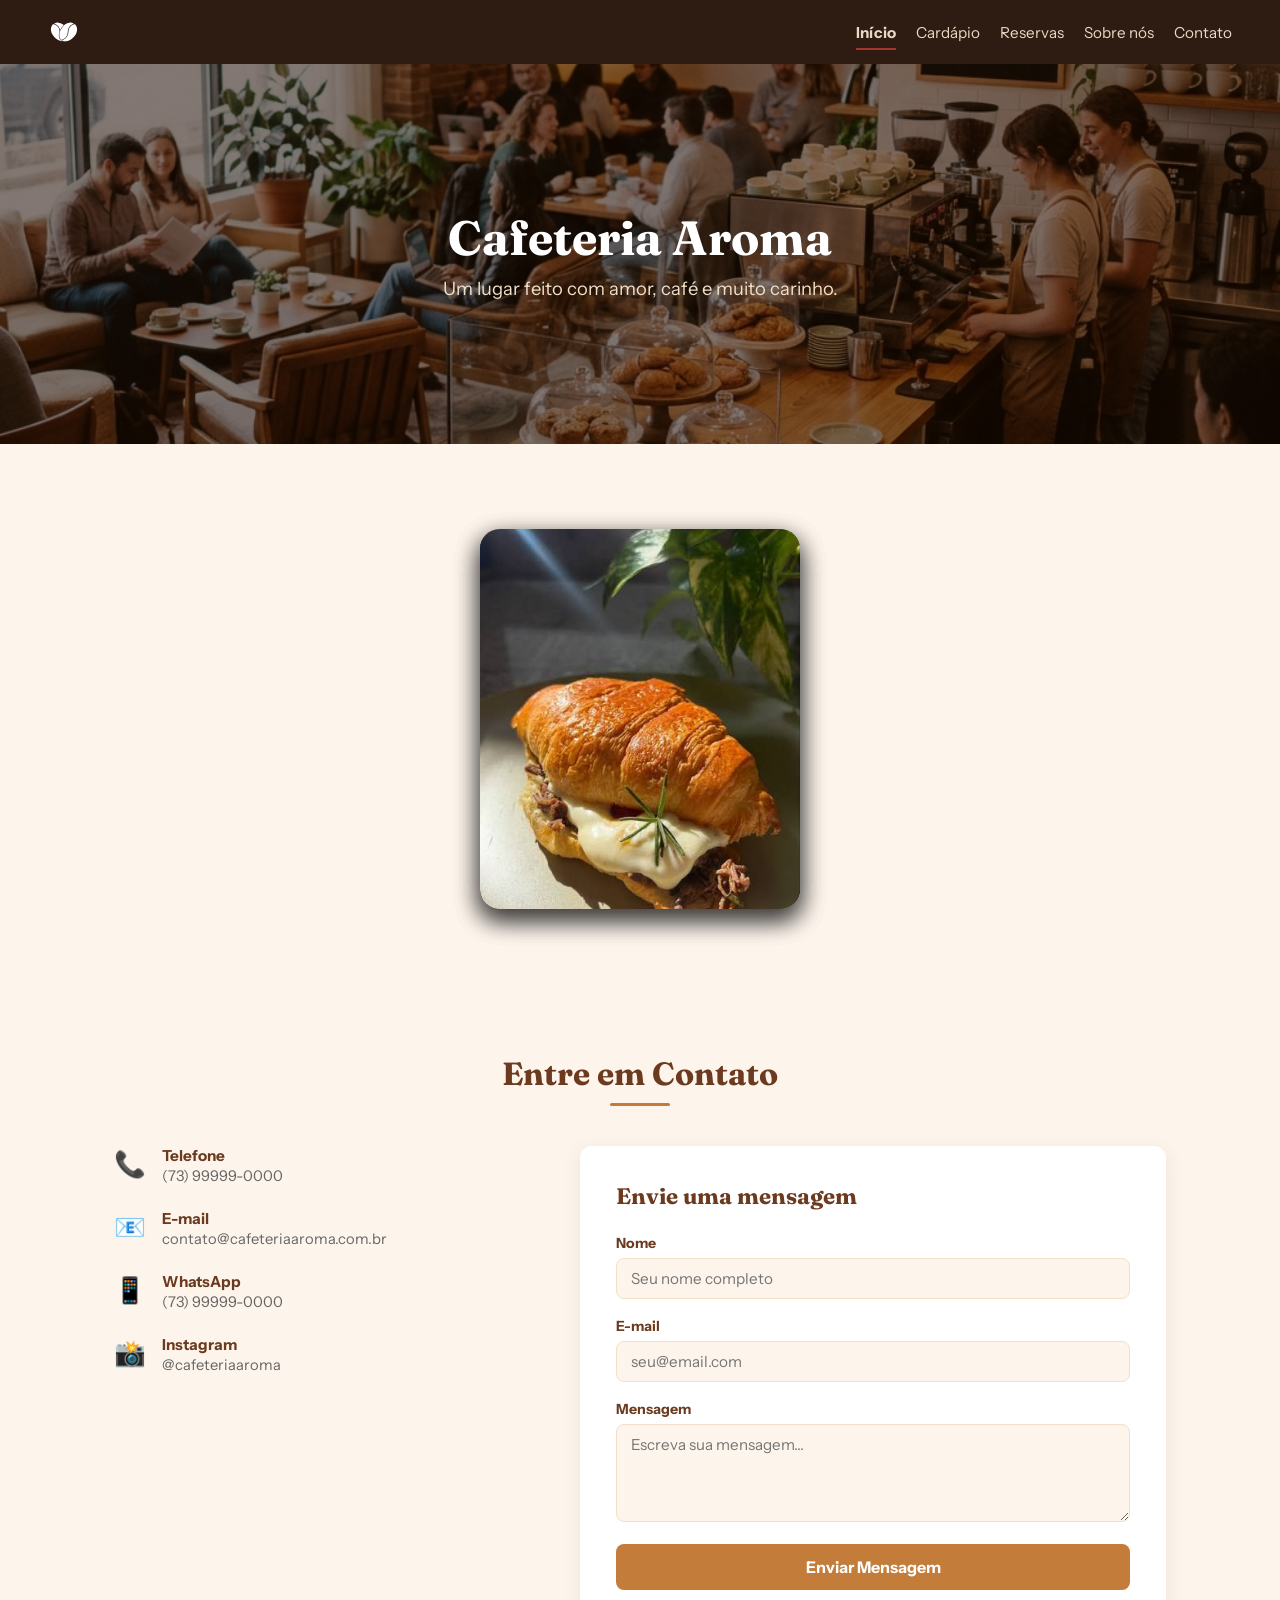
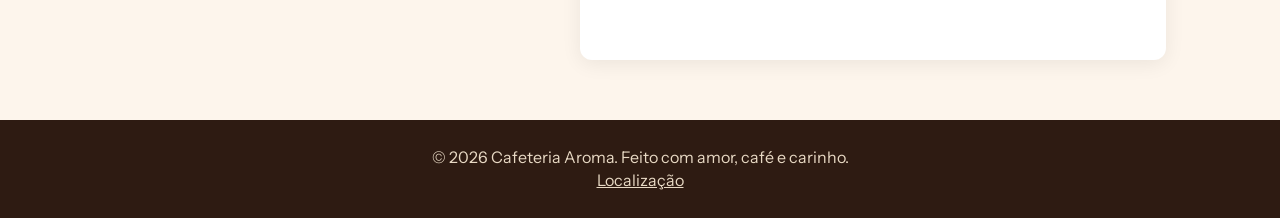
<file: index.html>
<!DOCTYPE html>
<html lang="pt-BR">

<head>
    <meta charset="UTF-8" />
    <meta name="viewport" content="width=device-width, initial-scale=1.0" />
    <title>Sobre Nós | Cafeteria Aroma</title>
    <meta name="description"
        content="Conheça a Cafeteria Aroma — nossa história, localização e como entrar em contato conosco." />
    <link rel="preconnect" href="https://fonts.googleapis.com" />
    <link rel="preconnect" href="https://fonts.gstatic.com" crossorigin />
    <link
        href="https://fonts.googleapis.com/css2?family=Fraunces:opsz,wght@9..144,600;9..144,700&family=Instrument+Sans:wght@400;500;600&display=swap"
        rel="stylesheet" />
    <link rel="stylesheet" href="index.css" />
</head>

<body>

    <!-- CABEÇALHO / NAV -->
    <!-- CABEÇALHO / NAV (Estilo Reserva) -->
    <header class="topo">
        <a class="logo" href="index.html"><img src="logocafeteria.svg" alt="Ícone Aroma"></a>
        <nav aria-label="Navegação principal">
            <ul>
                <li><a href="index.html" aria-current="page">Início</a></li>
                <li><a href="cardapio/cardapio.html">Cardápio</a></li>
                <li><a href="reserva/reserva.html">Reservas</a></li>
                <li><a href="sobre/sobre.html#sobre">Sobre nós</a></li>
                <li><a href="sobre/sobre.html#contato">Contato</a></li>
            </ul>
        </nav>
    </header>
    <!-- BANNER HERO -->
    <section class="hero" id="sobre">
        <img src="banner.png" alt="Interior da cafeteria" class="hero-img" />
        <div class="hero-overlay">
            <h1>Cafeteria Aroma</h1>
            <p>Um lugar feito com amor, café e muito carinho.</p>
        </div>
    </section>

    <section id="sobre">
        <!-- O carrossel deve ficar aqui dentro -->
        <div class="carrossel-foco">
            <img src="cafe.jpg" alt="Café quentinho moído na hora!" class="img1">
            <img src="bolo.jpg" alt="Bolo de Chocolate com aroma especial" class="img2">
            <img src="croissant.jpg" alt="Croissant Recheado, do jeito que o povo gosta!" class="img3">
        </div>
    </section>

    <!-- CONTATO -->
    <section class="contato-section" id="contato">
        <div class="container">
            <h2 class="section-title">Entre em Contato</h2>
            <div class="contato-grid">

                <!-- Informações de contato -->
                <div class="contato-info">
                    <div class="contato-item">
                        <span class="contato-icon">📞</span>
                        <div>
                            <strong>Telefone</strong>
                            <p>(73) 99999-0000</p>
                        </div>
                    </div>
                    <div class="contato-item">
                        <span class="contato-icon">📧</span>
                        <div>
                            <strong>E-mail</strong>
                            <p>contato@cafeteriaaroma.com.br</p>
                        </div>
                    </div>
                    <div class="contato-item">
                        <span class="contato-icon">📱</span>
                        <div>
                            <strong>WhatsApp</strong>
                            <p>(73) 99999-0000</p>
                        </div>
                    </div>
                    <div class="contato-item">
                        <span class="contato-icon">📸</span>
                        <div>
                            <strong>Instagram</strong>
                            <p>@cafeteriaaroma</p>
                        </div>
                    </div>
                </div>

                <!-- Formulário de contato -->
                <form class="contato-form" id="contato-form">
                    <h3>Envie uma mensagem</h3>

                    <div class="form-group">
                        <label for="nome">Nome</label>
                        <input type="text" id="nome" name="nome" placeholder="Seu nome completo" required />
                    </div>

                    <div class="form-group">
                        <label for="email">E-mail</label>
                        <input type="email" id="email" name="email" placeholder="seu@email.com" required />
                    </div>

                    <div class="form-group">
                        <label for="mensagem">Mensagem</label>
                        <textarea id="mensagem" name="mensagem" rows="4" placeholder="Escreva sua mensagem..."
                            required></textarea>
                    </div>

                    <button type="submit" id="btn-enviar">Enviar Mensagem</button>

                    <p id="form-feedback" class="form-feedback"></p>
                </form>

            </div>
        </div>
    </section>

    <!-- RODAPÉ -->
    <footer class="rodape">
        <p>© 2026 Cafeteria Aroma. Feito com amor, café e carinho.</p>
        <p><a href="sobre/sobre.html#localizacao">Localização</a></p>
    </footer>

</body>

</html>
</file>
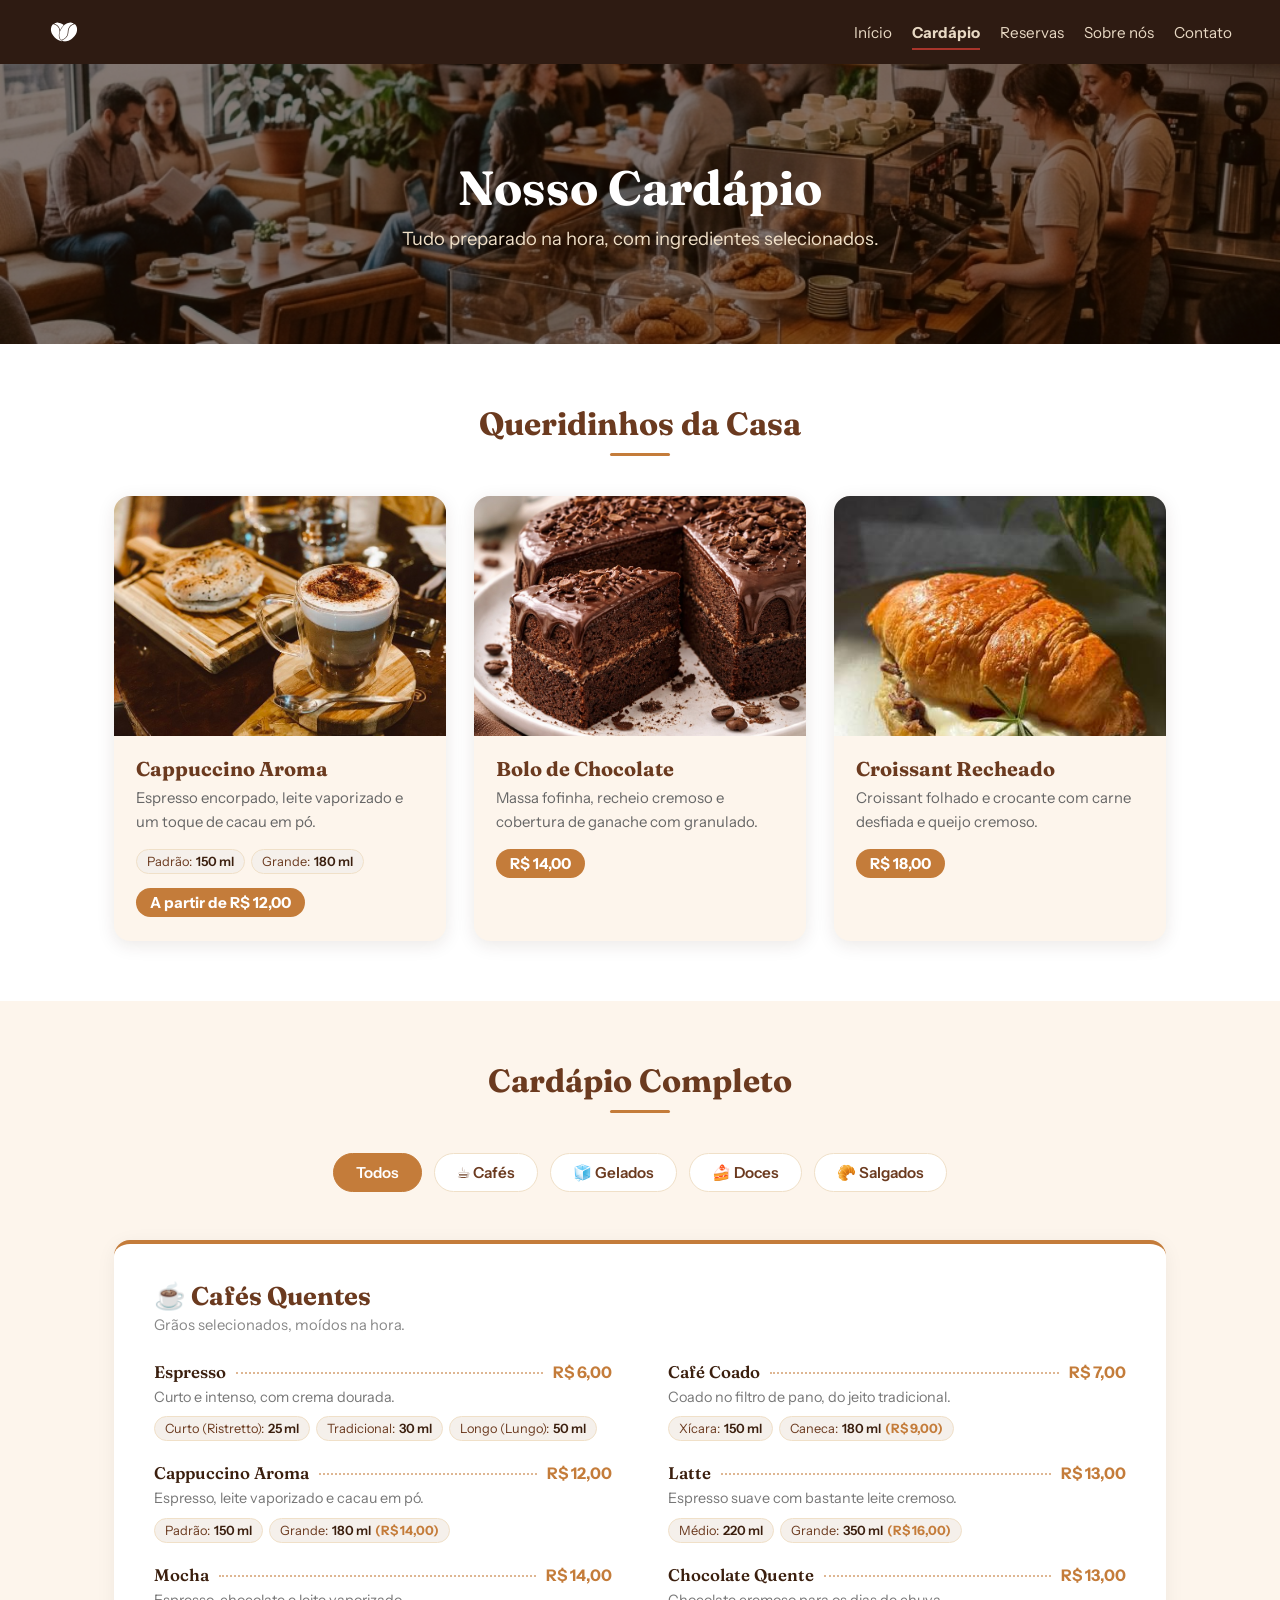
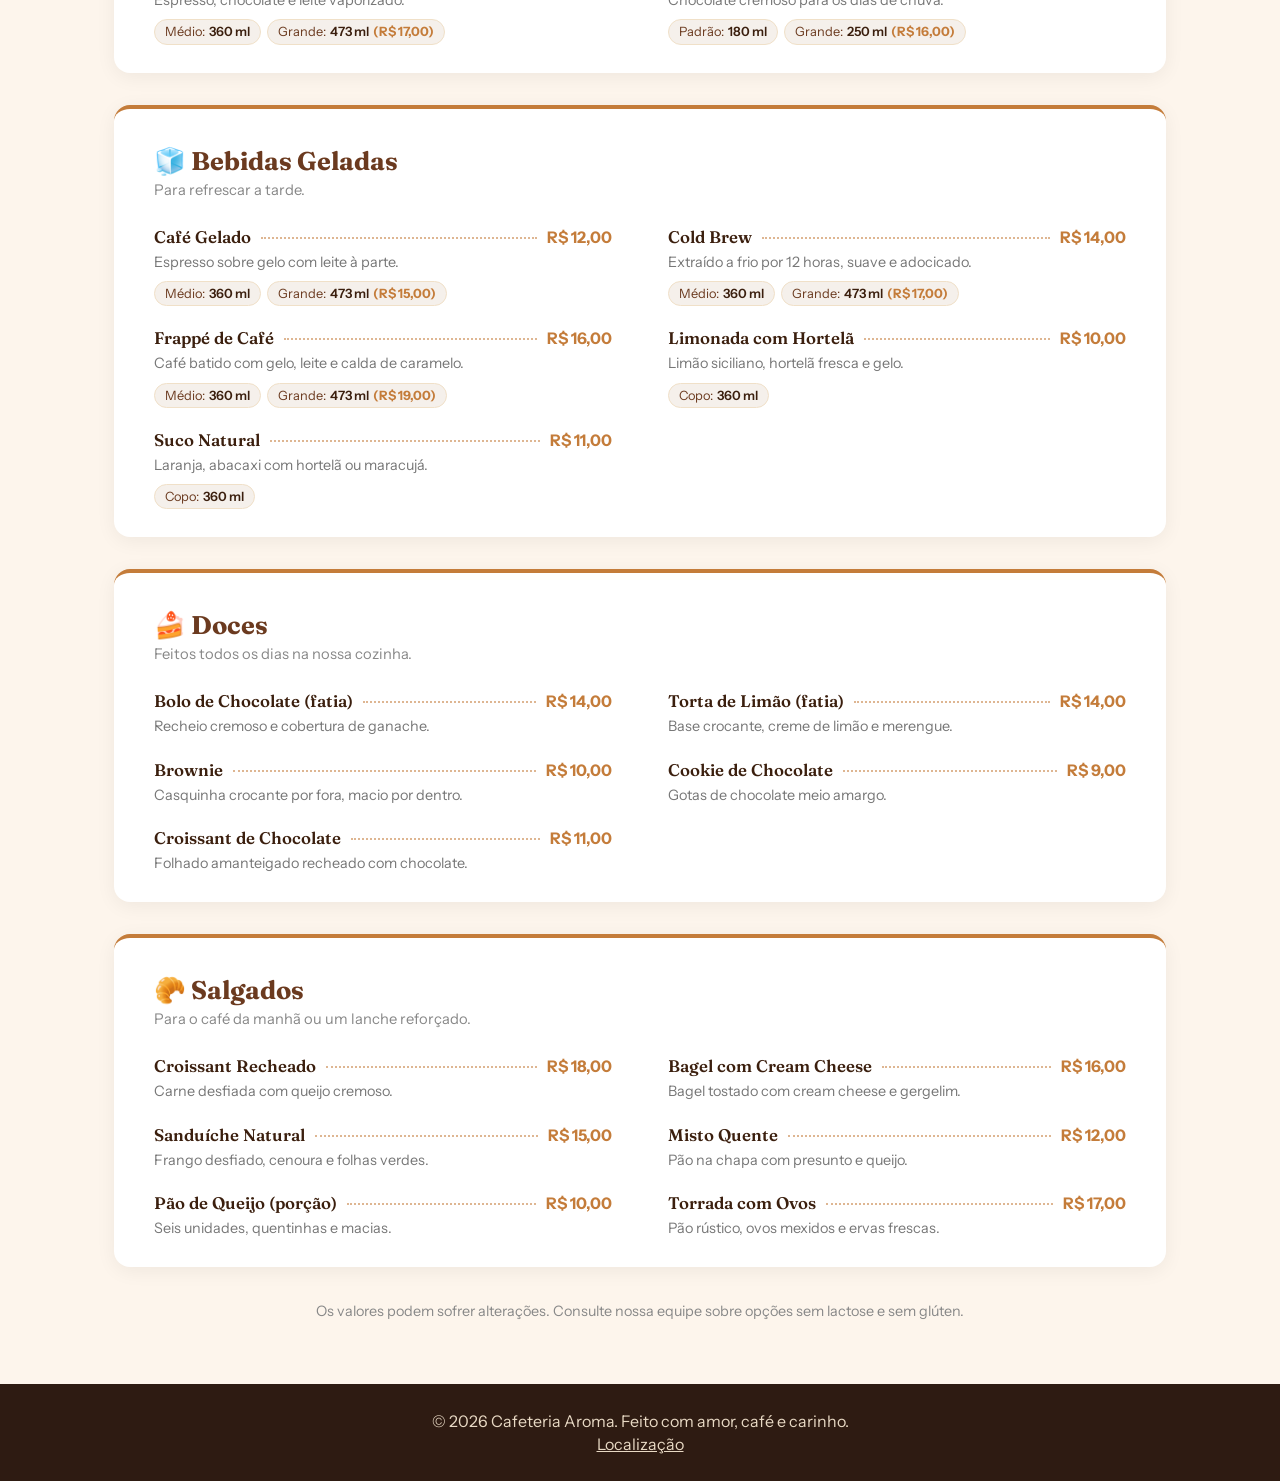
<file: cardapio/cardapio.html>
<!DOCTYPE html>
<html lang="pt-BR">

<head>
    <meta charset="UTF-8" />
    <meta name="viewport" content="width=device-width, initial-scale=1.0" />
    <title>Cardápio | Cafeteria Aroma</title>
    <meta name="description"
        content="Confira o cardápio da Cafeteria Aroma: cafés, bebidas geladas, doces e salgados feitos com carinho." />
    <link rel="preconnect" href="https://fonts.googleapis.com" />
    <link rel="preconnect" href="https://fonts.gstatic.com" crossorigin />
    <link
        href="https://fonts.googleapis.com/css2?family=Fraunces:opsz,wght@9..144,600;9..144,700&family=Instrument+Sans:wght@400;500;600;700&display=swap"
        rel="stylesheet" />
    <!-- Estilo base do site (navbar, hero, rodapé...) + estilo do cardápio -->
    <link rel="stylesheet" href="../index.css" />
    <link rel="stylesheet" href="cardapio.css" />
</head>

<body>

    <!-- CABEÇALHO / NAV -->
    <header class="topo">
        <a class="logo" href="../index.html"><img src="../logocafeteria.svg" alt="Ícone Aroma"></a>
        <nav aria-label="Navegação principal">
            <ul>
                <li><a href="../index.html">Início</a></li>
                <li><a href="cardapio.html" aria-current="page">Cardápio</a></li>
                <li><a href="../reserva/reserva.html">Reservas</a></li>
                <li><a href="../sobre/sobre.html#sobre">Sobre nós</a></li>
                <li><a href="../sobre/sobre.html#contato">Contato</a></li>
            </ul>
        </nav>
    </header>

    <!-- BANNER HERO -->
    <section class="hero hero-cardapio">
        <img src="../banner.png" alt="Interior da cafeteria" class="hero-img" />
        <div class="hero-overlay">
            <h1>Nosso Cardápio</h1>
            <p>Tudo preparado na hora, com ingredientes selecionados.</p>
        </div>
    </section>

    <!-- DESTAQUES -->
    <section class="destaques-section">
        <div class="container">
            <h2 class="section-title">Queridinhos da Casa</h2>
            <div class="destaques-grid">

                <article class="destaque">
                    <img src="../cafe.jpg" alt="Cappuccino cremoso com cacau em pó" />
                    <div class="destaque-info">
                        <h3>Cappuccino Aroma</h3>
                        <p>Espresso encorpado, leite vaporizado e um toque de cacau em pó.</p>
                        <div class="item-tamanhos" style="margin-bottom: 14px;">
                            <span class="tamanho-pill">Padrão: <strong>150 ml</strong></span>
                            <span class="tamanho-pill">Grande: <strong>180 ml</strong></span>
                        </div>
                        <span class="preco-tag">A partir de R$ 12,00</span>
                    </div>
                </article>

                <article class="destaque">
                    <img src="../bolo.jpg" alt="Bolo de chocolate com cobertura de ganache" />
                    <div class="destaque-info">
                        <h3>Bolo de Chocolate</h3>
                        <p>Massa fofinha, recheio cremoso e cobertura de ganache com granulado.</p>
                        <span class="preco-tag">R$ 14,00</span>
                    </div>
                </article>

                <article class="destaque">
                    <img src="../croissant.jpg" alt="Croissant recheado com carne desfiada e queijo" />
                    <div class="destaque-info">
                        <h3>Croissant Recheado</h3>
                        <p>Croissant folhado e crocante com carne desfiada e queijo cremoso.</p>
                        <span class="preco-tag">R$ 18,00</span>
                    </div>
                </article>

            </div>
        </div>
    </section>

    <!-- CARDÁPIO COMPLETO -->
    <section class="menu-section">
        <div class="container">
            <h2 class="section-title">Cardápio Completo</h2>

            <!-- Filtro -->
            <div class="filtro-bar" role="group" aria-label="Filtrar por categoria">
                <button class="filtro-btn ativo" data-filtro="todos" aria-pressed="true">Todos</button>
                <button class="filtro-btn" data-filtro="cafes" aria-pressed="false">☕ Cafés</button>
                <button class="filtro-btn" data-filtro="gelados" aria-pressed="false">🧊 Gelados</button>
                <button class="filtro-btn" data-filtro="doces" aria-pressed="false">🍰 Doces</button>
                <button class="filtro-btn" data-filtro="salgados" aria-pressed="false">🥐 Salgados</button>
            </div>

            <!-- CAFÉS -->
            <section class="categoria" data-categoria="cafes">
                <h3 class="categoria-titulo">☕ Cafés Quentes</h3>
                <p class="categoria-sub">Grãos selecionados, moídos na hora.</p>
                <ul class="menu-lista">
                    <li class="item">
                        <div class="item-topo"><h4>Espresso</h4><span class="item-linha"></span><span class="item-preco">R$ 6,00</span></div>
                        <p>Curto e intenso, com crema dourada.</p>
                        <div class="item-tamanhos">
                            <span class="tamanho-pill">Curto (Ristretto): <strong>25 ml</strong></span>
                            <span class="tamanho-pill">Tradicional: <strong>30 ml</strong></span>
                            <span class="tamanho-pill">Longo (Lungo): <strong>50 ml</strong></span>
                        </div>
                    </li>
                    <li class="item">
                        <div class="item-topo"><h4>Café Coado</h4><span class="item-linha"></span><span class="item-preco">R$ 7,00</span></div>
                        <p>Coado no filtro de pano, do jeito tradicional.</p>
                        <div class="item-tamanhos">
                            <span class="tamanho-pill">Xícara: <strong>150 ml</strong></span>
                            <span class="tamanho-pill">Caneca: <strong>180 ml</strong> <span class="tamanho-preco">(R$ 9,00)</span></span>
                        </div>
                    </li>
                    <li class="item">
                        <div class="item-topo"><h4>Cappuccino Aroma</h4><span class="item-linha"></span><span class="item-preco">R$ 12,00</span></div>
                        <p>Espresso, leite vaporizado e cacau em pó.</p>
                        <div class="item-tamanhos">
                            <span class="tamanho-pill">Padrão: <strong>150 ml</strong></span>
                            <span class="tamanho-pill">Grande: <strong>180 ml</strong> <span class="tamanho-preco">(R$ 14,00)</span></span>
                        </div>
                    </li>
                    <li class="item">
                        <div class="item-topo"><h4>Latte</h4><span class="item-linha"></span><span class="item-preco">R$ 13,00</span></div>
                        <p>Espresso suave com bastante leite cremoso.</p>
                        <div class="item-tamanhos">
                            <span class="tamanho-pill">Médio: <strong>220 ml</strong></span>
                            <span class="tamanho-pill">Grande: <strong>350 ml</strong> <span class="tamanho-preco">(R$ 16,00)</span></span>
                        </div>
                    </li>
                    <li class="item">
                        <div class="item-topo"><h4>Mocha</h4><span class="item-linha"></span><span class="item-preco">R$ 14,00</span></div>
                        <p>Espresso, chocolate e leite vaporizado.</p>
                        <div class="item-tamanhos">
                            <span class="tamanho-pill">Médio: <strong>360 ml</strong></span>
                            <span class="tamanho-pill">Grande: <strong>473 ml</strong> <span class="tamanho-preco">(R$ 17,00)</span></span>
                        </div>
                    </li>
                    <li class="item">
                        <div class="item-topo"><h4>Chocolate Quente</h4><span class="item-linha"></span><span class="item-preco">R$ 13,00</span></div>
                        <p>Chocolate cremoso para os dias de chuva.</p>
                        <div class="item-tamanhos">
                            <span class="tamanho-pill">Padrão: <strong>180 ml</strong></span>
                            <span class="tamanho-pill">Grande: <strong>250 ml</strong> <span class="tamanho-preco">(R$ 16,00)</span></span>
                        </div>
                    </li>
                </ul>
            </section>

            <!-- GELADOS -->
            <section class="categoria" data-categoria="gelados">
                <h3 class="categoria-titulo">🧊 Bebidas Geladas</h3>
                <p class="categoria-sub">Para refrescar a tarde.</p>
                <ul class="menu-lista">
                    <li class="item">
                        <div class="item-topo"><h4>Café Gelado</h4><span class="item-linha"></span><span class="item-preco">R$ 12,00</span></div>
                        <p>Espresso sobre gelo com leite à parte.</p>
                        <div class="item-tamanhos">
                            <span class="tamanho-pill">Médio: <strong>360 ml</strong></span>
                            <span class="tamanho-pill">Grande: <strong>473 ml</strong> <span class="tamanho-preco">(R$ 15,00)</span></span>
                        </div>
                    </li>
                    <li class="item">
                        <div class="item-topo"><h4>Cold Brew</h4><span class="item-linha"></span><span class="item-preco">R$ 14,00</span></div>
                        <p>Extraído a frio por 12 horas, suave e adocicado.</p>
                        <div class="item-tamanhos">
                            <span class="tamanho-pill">Médio: <strong>360 ml</strong></span>
                            <span class="tamanho-pill">Grande: <strong>473 ml</strong> <span class="tamanho-preco">(R$ 17,00)</span></span>
                        </div>
                    </li>
                    <li class="item">
                        <div class="item-topo"><h4>Frappé de Café</h4><span class="item-linha"></span><span class="item-preco">R$ 16,00</span></div>
                        <p>Café batido com gelo, leite e calda de caramelo.</p>
                        <div class="item-tamanhos">
                            <span class="tamanho-pill">Médio: <strong>360 ml</strong></span>
                            <span class="tamanho-pill">Grande: <strong>473 ml</strong> <span class="tamanho-preco">(R$ 19,00)</span></span>
                        </div>
                    </li>
                    <li class="item">
                        <div class="item-topo"><h4>Limonada com Hortelã</h4><span class="item-linha"></span><span class="item-preco">R$ 10,00</span></div>
                        <p>Limão siciliano, hortelã fresca e gelo.</p>
                        <div class="item-tamanhos">
                            <span class="tamanho-pill">Copo: <strong>360 ml</strong></span>
                        </div>
                    </li>
                    <li class="item">
                        <div class="item-topo"><h4>Suco Natural</h4><span class="item-linha"></span><span class="item-preco">R$ 11,00</span></div>
                        <p>Laranja, abacaxi com hortelã ou maracujá.</p>
                        <div class="item-tamanhos">
                            <span class="tamanho-pill">Copo: <strong>360 ml</strong></span>
                        </div>
                    </li>
                </ul>
            </section>

            <!-- DOCES -->
            <section class="categoria" data-categoria="doces">
                <h3 class="categoria-titulo">🍰 Doces</h3>
                <p class="categoria-sub">Feitos todos os dias na nossa cozinha.</p>
                <ul class="menu-lista">
                    <li class="item">
                        <div class="item-topo"><h4>Bolo de Chocolate (fatia)</h4><span class="item-linha"></span><span class="item-preco">R$ 14,00</span></div>
                        <p>Recheio cremoso e cobertura de ganache.</p>
                    </li>
                    <li class="item">
                        <div class="item-topo"><h4>Torta de Limão (fatia)</h4><span class="item-linha"></span><span class="item-preco">R$ 14,00</span></div>
                        <p>Base crocante, creme de limão e merengue.</p>
                    </li>
                    <li class="item">
                        <div class="item-topo"><h4>Brownie</h4><span class="item-linha"></span><span class="item-preco">R$ 10,00</span></div>
                        <p>Casquinha crocante por fora, macio por dentro.</p>
                    </li>
                    <li class="item">
                        <div class="item-topo"><h4>Cookie de Chocolate</h4><span class="item-linha"></span><span class="item-preco">R$ 9,00</span></div>
                        <p>Gotas de chocolate meio amargo.</p>
                    </li>
                    <li class="item">
                        <div class="item-topo"><h4>Croissant de Chocolate</h4><span class="item-linha"></span><span class="item-preco">R$ 11,00</span></div>
                        <p>Folhado amanteigado recheado com chocolate.</p>
                    </li>
                </ul>
            </section>

            <!-- SALGADOS -->
            <section class="categoria" data-categoria="salgados">
                <h3 class="categoria-titulo">🥐 Salgados</h3>
                <p class="categoria-sub">Para o café da manhã ou um lanche reforçado.</p>
                <ul class="menu-lista">
                    <li class="item">
                        <div class="item-topo"><h4>Croissant Recheado</h4><span class="item-linha"></span><span class="item-preco">R$ 18,00</span></div>
                        <p>Carne desfiada com queijo cremoso.</p>
                    </li>
                    <li class="item">
                        <div class="item-topo"><h4>Bagel com Cream Cheese</h4><span class="item-linha"></span><span class="item-preco">R$ 16,00</span></div>
                        <p>Bagel tostado com cream cheese e gergelim.</p>
                    </li>
                    <li class="item">
                        <div class="item-topo"><h4>Sanduíche Natural</h4><span class="item-linha"></span><span class="item-preco">R$ 15,00</span></div>
                        <p>Frango desfiado, cenoura e folhas verdes.</p>
                    </li>
                    <li class="item">
                        <div class="item-topo"><h4>Misto Quente</h4><span class="item-linha"></span><span class="item-preco">R$ 12,00</span></div>
                        <p>Pão na chapa com presunto e queijo.</p>
                    </li>
                    <li class="item">
                        <div class="item-topo"><h4>Pão de Queijo (porção)</h4><span class="item-linha"></span><span class="item-preco">R$ 10,00</span></div>
                        <p>Seis unidades, quentinhas e macias.</p>
                    </li>
                    <li class="item">
                        <div class="item-topo"><h4>Torrada com Ovos</h4><span class="item-linha"></span><span class="item-preco">R$ 17,00</span></div>
                        <p>Pão rústico, ovos mexidos e ervas frescas.</p>
                    </li>
                </ul>
            </section>

            <p class="cardapio-nota">
                Os valores podem sofrer alterações. Consulte nossa equipe sobre opções sem lactose e sem glúten.
            </p>
        </div>
    </section>

    <!-- RODAPÉ -->
    <footer class="rodape">
        <p>© 2026 Cafeteria Aroma. Feito com amor, café e carinho.</p>
        <p><a href="../sobre/sobre.html#localizacao">Localização</a></p>
    </footer>

    <script>
        // Filtro de categorias do cardápio
        const botoes = document.querySelectorAll('.filtro-btn');
        const categorias = document.querySelectorAll('.categoria');

        botoes.forEach(function (botao) {
            botao.addEventListener('click', function () {
                const filtro = botao.dataset.filtro;

                botoes.forEach(function (b) {
                    const ativo = b === botao;
                    b.classList.toggle('ativo', ativo);
                    b.setAttribute('aria-pressed', ativo);
                });

                categorias.forEach(function (cat) {
                    cat.hidden = !(filtro === 'todos' || cat.dataset.categoria === filtro);
                });
            });
        });
    </script>

</body>

</html>
</file>
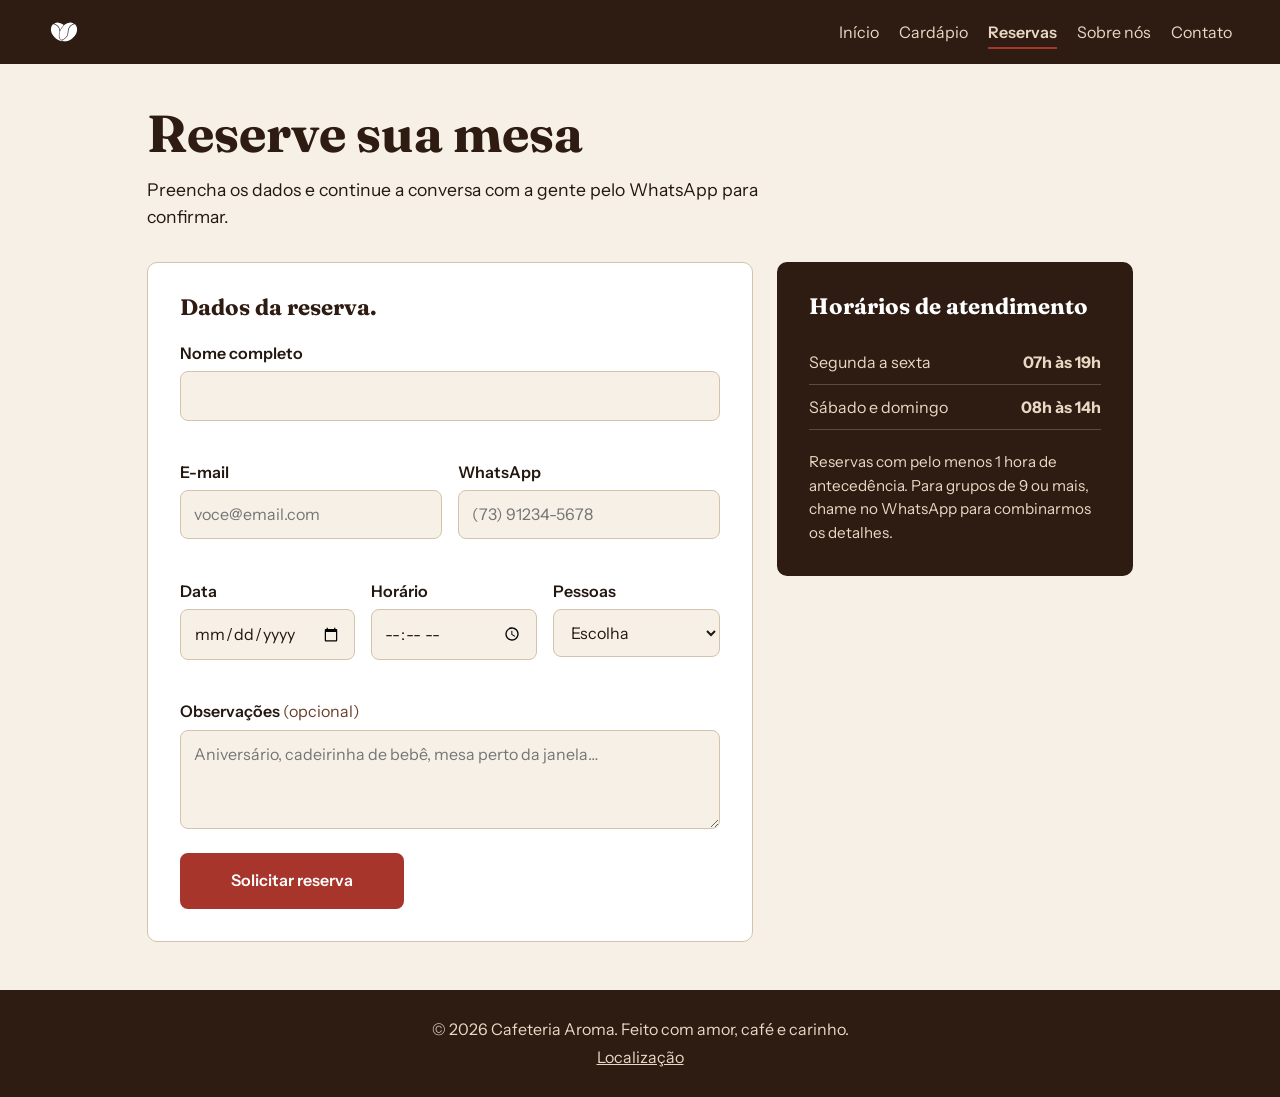
<file: reserva/reserva.html>
<!DOCTYPE html>
<html lang="pt-BR">

<head>
  <meta charset="UTF-8">
  <meta name="viewport" content="width=device-width, initial-scale=1">
  <title>Reservar mesa | Cafeteria</title>
  <link rel="preconnect" href="https://fonts.googleapis.com">
  <link rel="preconnect" href="https://fonts.gstatic.com" crossorigin>
  <link
    href="https://fonts.googleapis.com/css2?family=Fraunces:opsz,wght@9..144,600;9..144,700&family=Instrument+Sans:wght@400;500;600&display=swap"
    rel="stylesheet">
  <link rel="stylesheet" href="reserva.css">
</head>

<body>
  <a class="pular" href="#conteudo">Ir para o conteúdo</a>

  <header class="topo">
    <a class="logo" href="../index.html"><img src="../logocafeteria.svg" alt="Ícone Aroma"></a>
    <nav aria-label="Navegação principal">
      <ul>
        <li><a href="../index.html">Início</a></li>
        <li><a href="../cardapio/cardapio.html">Cardápio</a></li>
        <li><a href="reserva.html" aria-current="page">Reservas</a></li>
        <li><a href="../sobre/sobre.html">Sobre nós</a></li>
        <li><a href="../sobre/sobre.html#contato">Contato</a></li>
      </ul>
    </nav>
  </header>

  <main id="conteudo">
    <section class="intro">
      <h1>Reserve sua mesa</h1>
      <p>Preencha os dados e continue a conversa com a gente pelo WhatsApp para confirmar.</p>
    </section>

    <div class="layout">
      <section class="painel-form" aria-labelledby="titulo-form">
        <h2 id="titulo-form">Dados da reserva.</h2>

        <form id="form-reserva" novalidate>
          <div class="campo">
            <label for="nome">Nome completo</label>
            <input type="text" id="nome" name="nome" autocomplete="name" required>
            <p class="erro" id="erro-nome" aria-live="polite"></p>
          </div>

          <div class="linha">
            <div class="campo">
              <label for="email">E-mail</label>
              <input type="email" id="email" name="email" autocomplete="email" placeholder="voce@email.com" required>
              <p class="erro" id="erro-email" aria-live="polite"></p>
            </div>
            <div class="campo">
              <label for="telefone">WhatsApp</label>
              <input type="tel" id="telefone" name="telefone" autocomplete="tel" inputmode="numeric"
                placeholder="(73) 91234-5678" required>
              <p class="erro" id="erro-telefone" aria-live="polite"></p>
            </div>
          </div>

          <div class="linha tres">
            <div class="campo">
              <label for="data">Data</label>
              <input type="date" id="data" name="data" required>
              <p class="erro" id="erro-data" aria-live="polite"></p>
            </div>
            <div class="campo">
              <label for="hora">Horário</label>
              <input type="time" id="hora" name="hora" step="900" required>
              <p class="erro" id="erro-hora" aria-live="polite"></p>
            </div>
            <div class="campo">
              <label for="pessoas">Pessoas</label>
              <select id="pessoas" name="pessoas" required>
                <option value="">Escolha</option>
                <option value="1">1 pessoa</option>
                <option value="2">2 pessoas</option>
                <option value="3">3 pessoas</option>
                <option value="4">4 pessoas</option>
                <option value="5">5 pessoas</option>
                <option value="6">6 pessoas</option>
                <option value="7">7 pessoas</option>
                <option value="8">8 pessoas</option>
                <option value="9+">9 ou mais</option>
              </select>
              <p class="erro" id="erro-pessoas" aria-live="polite"></p>
            </div>
          </div>

          <div class="campo">
            <label for="obs">Observações <span class="opcional">(opcional)</span></label>
            <textarea id="obs" name="obs" rows="3" maxlength="200"
              placeholder="Aniversário, cadeirinha de bebê, mesa perto da janela…"></textarea>
          </div>

          <button type="submit" class="botao">Solicitar reserva</button>
        </form>

        <div id="confirmacao" class="confirmacao" hidden tabindex="-1">
          <h2>Quase lá!</h2>
          <p>Confira os dados e envie pelo WhatsApp para a cafeteria confirmar sua mesa.</p>
          <dl id="resumo"></dl>
          <div class="acoes">
            <a id="link-whatsapp" class="botao" href="#" target="_blank" rel="noopener">Enviar pelo WhatsApp</a>
            <button type="button" id="nova-reserva" class="botao secundario">Fazer outra reserva</button>
          </div>
        </div>
      </section>

      <aside class="painel-info" aria-labelledby="titulo-horarios">
        <h2 id="titulo-horarios">Horários de atendimento</h2>
        <ul class="horarios">
          <li><span>Segunda a sexta</span><strong>07h às 19h</strong></li>
          <li><span>Sábado e domingo</span><strong>08h às 14h</strong></li>
        </ul>
        <p>Reservas com pelo menos 1 hora de antecedência. Para grupos de 9 ou mais, chame no WhatsApp para combinarmos
          os detalhes.</p>
      </aside>
    </div>
  </main>

  <footer class="rodape">
    <p>© 2026 Cafeteria Aroma. Feito com amor, café e carinho.</p>
    <p><a href="sobre/sobre.html#localizacao">Localização</a></p>
  </footer>

  <!-- Janela de confirmação de reserva -->
  <div id="modal-confirmacao" class="modal-backdrop" hidden role="dialog" aria-modal="true"
    aria-labelledby="modal-titulo">
    <div class="modal-card">
      <button type="button" class="modal-fechar" id="modal-btn-fechar" aria-label="Fechar janela">&times;</button>
      <div class="modal-icone" aria-hidden="true">
        <svg viewBox="0 0 24 24" width="36" height="36" fill="none" stroke="currentColor" stroke-width="2.5"
          stroke-linecap="round" stroke-linejoin="round">
          <polyline points="20 6 9 17 4 12"></polyline>
        </svg>
      </div>
      <h3 id="modal-titulo">Reserva Confirmada!</h3>
      <p class="modal-texto">Sua reserva foi solicitada com sucesso! A conversa no WhatsApp foi aberta para você enviar
        os dados para a cafeteria.</p>
      <div class="modal-acoes">
        <button type="button" id="modal-btn-ok" class="botao">Entendido</button>
      </div>
    </div>
  </div>

  <script src="reserva.js"></script>
</body>

</html>
</file>
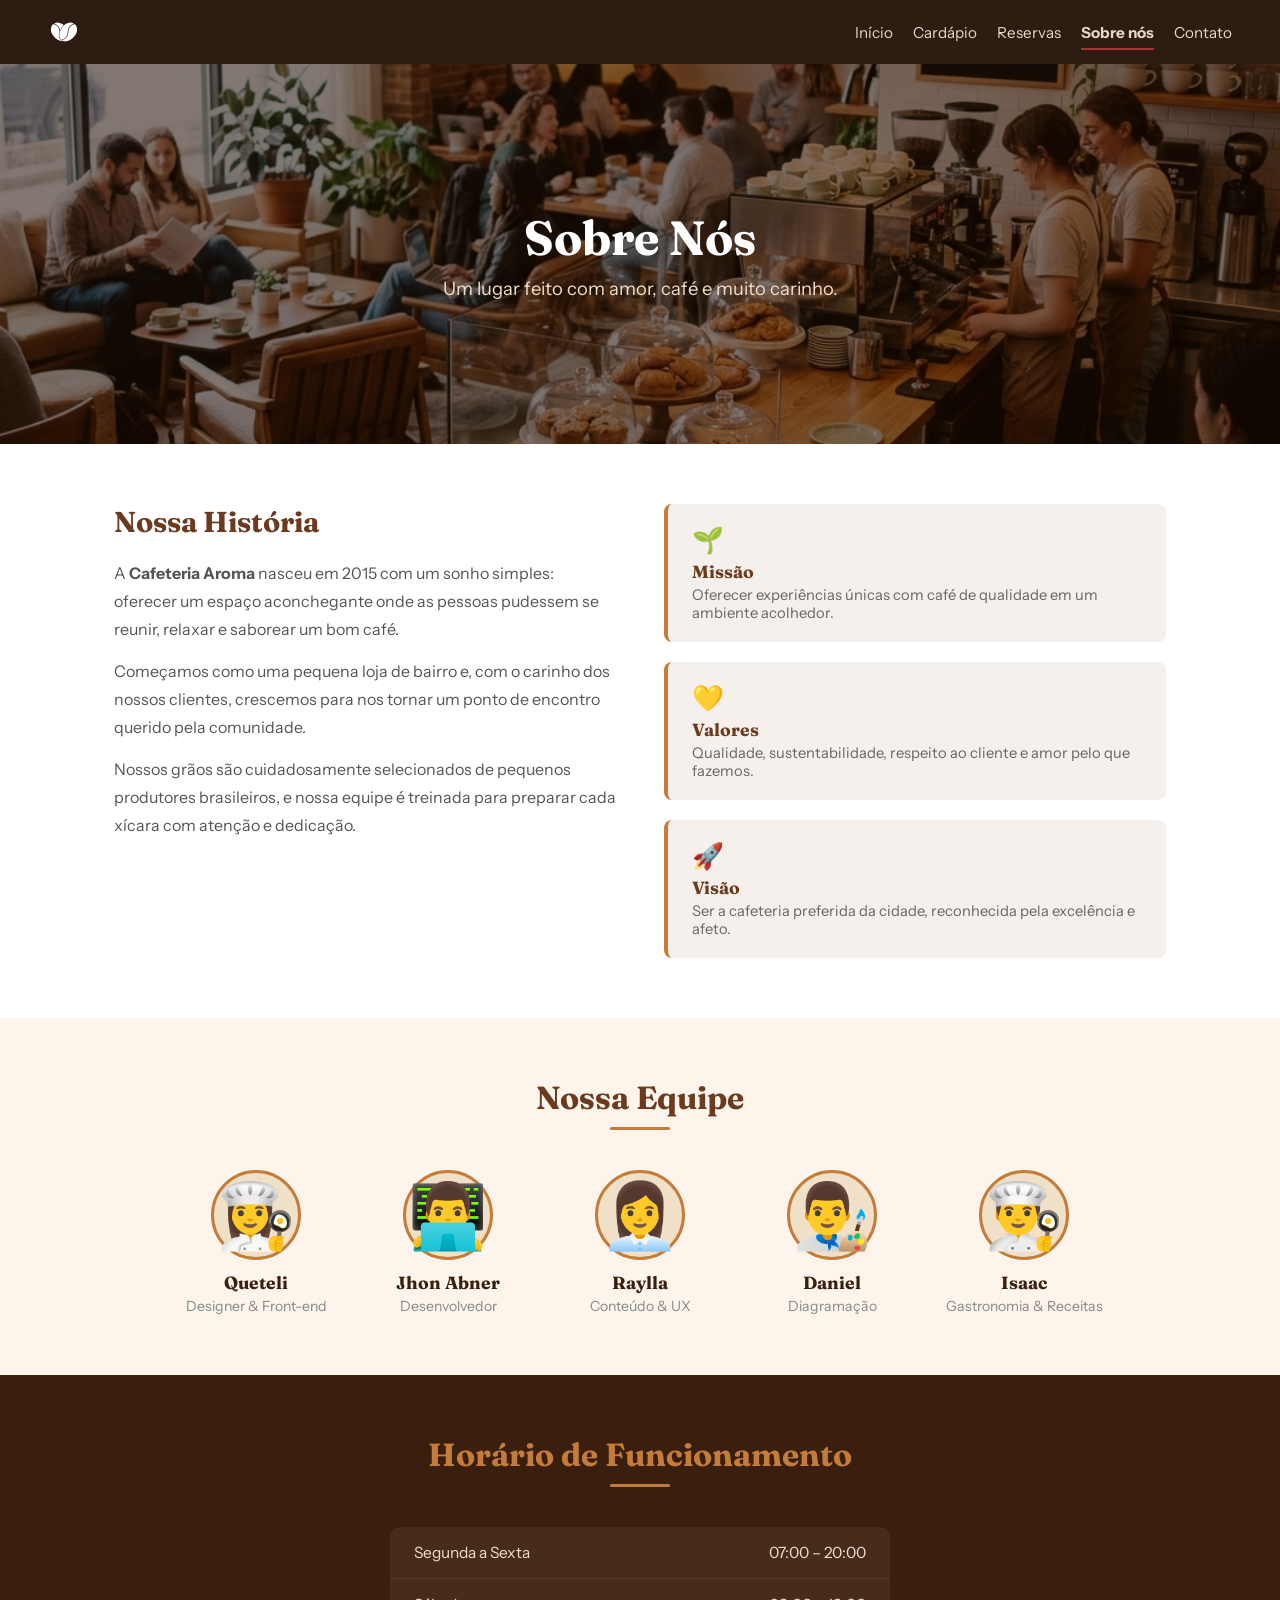
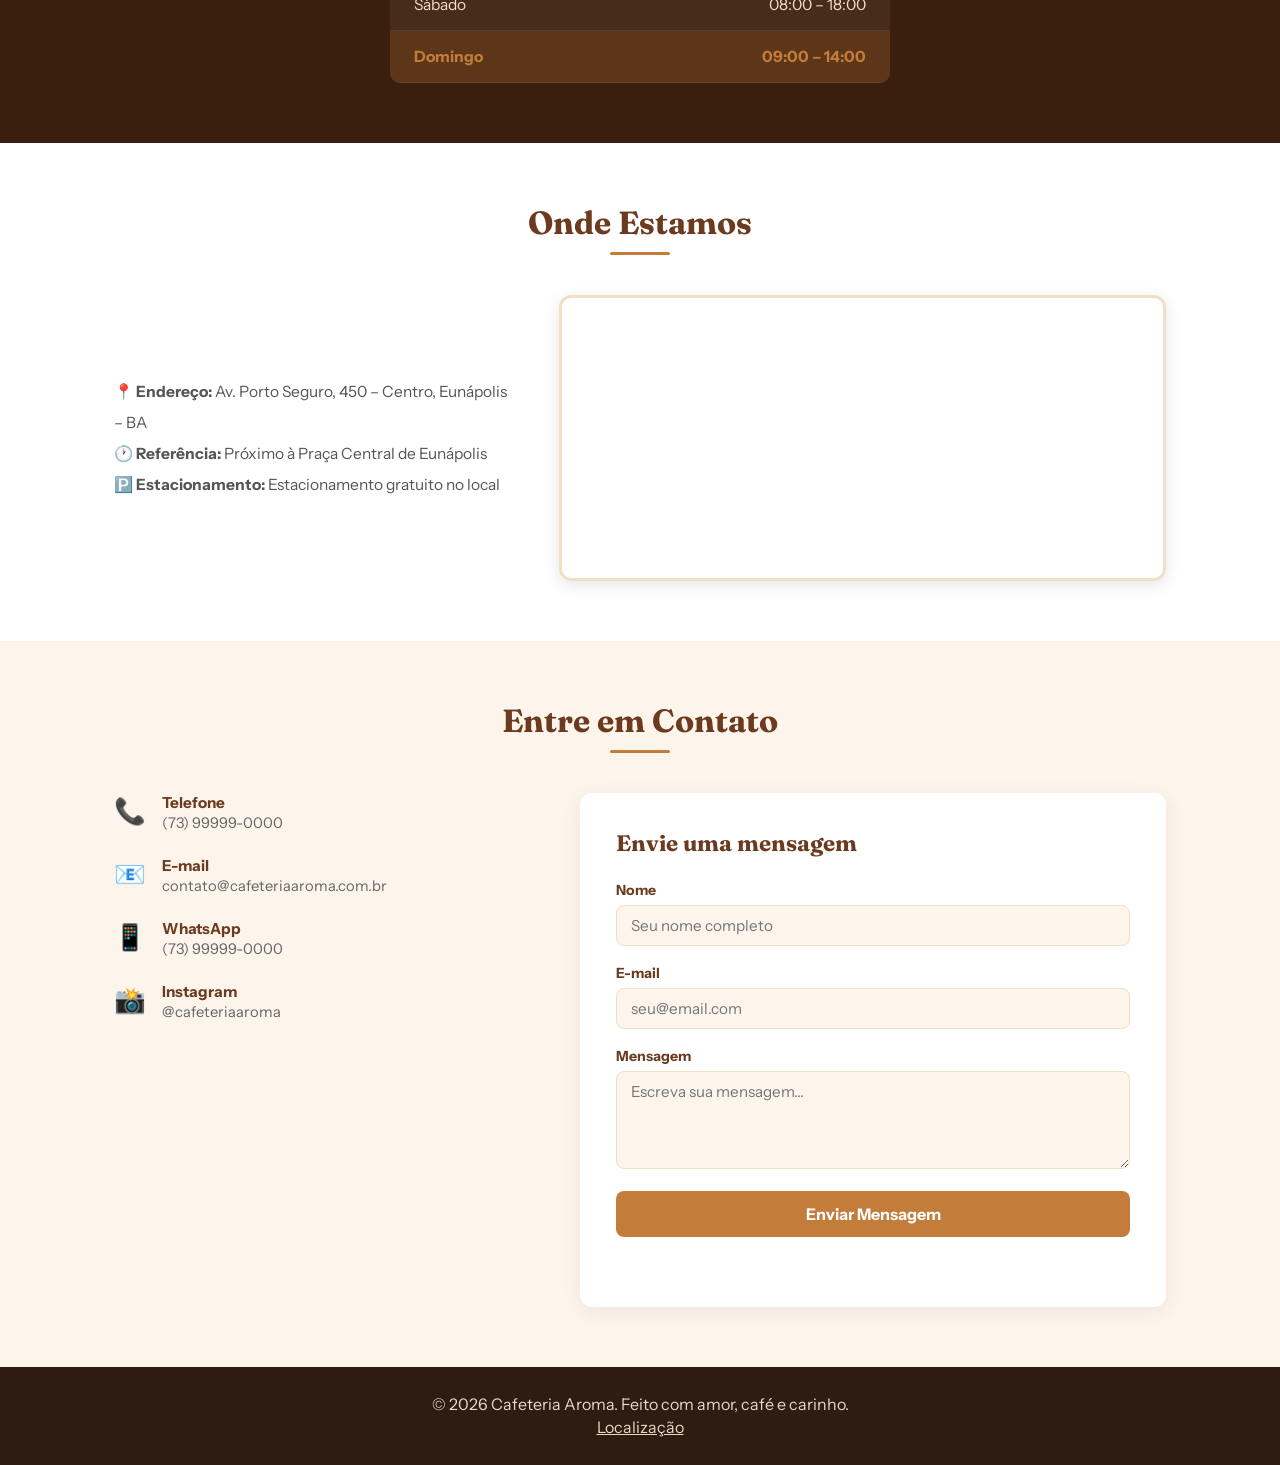
<file: sobre/sobre.html>
<!DOCTYPE html>
<html lang="pt-BR">

<head>
  <meta charset="UTF-8" />
  <meta name="viewport" content="width=device-width, initial-scale=1.0" />
  <title>Sobre Nós | Cafeteria Aroma</title>
  <meta name="description"
    content="Conheça a Cafeteria Aroma — nossa história, localização e como entrar em contato conosco." />
  <link rel="preconnect" href="https://fonts.googleapis.com" />
  <link rel="preconnect" href="https://fonts.gstatic.com" crossorigin />
  <link
    href="https://fonts.googleapis.com/css2?family=Fraunces:opsz,wght@9..144,600;9..144,700&family=Instrument+Sans:wght@400;500;600&display=swap"
    rel="stylesheet" />
  <link rel="stylesheet" href="../index.css" />
</head>

<body>

  <!-- CABEÇALHO / NAV -->
  <header class="topo">
    <a class="logo" href="../index.html"><img src="../logocafeteria.svg" alt="Ícone Aroma"></a>
    <nav aria-label="Navegação principal">
      <ul>
        <li><a href="../index.html">Início</a></li>
        <li><a href="../cardapio/cardapio.html">Cardápio</a></li>
        <li><a href="../reserva/reserva.html">Reservas</a></li>
        <li><a href="#sobre" aria-current="page">Sobre nós</a></li>
        <li><a href="#contato">Contato</a></li>
      </ul>
    </nav>
  </header>

  <!-- BANNER HERO -->
  <section class="hero" id="sobre">
    <img src="../banner.png" alt="Interior da cafeteria" class="hero-img" />
    <div class="hero-overlay">
      <h1>Sobre Nós</h1>
      <p>Um lugar feito com amor, café e muito carinho.</p>
    </div>
  </section>

  <!-- SEÇÃO SOBRE NÓS -->
  <section class="sobre-section">
    <div class="container">
      <div class="sobre-grid">

        <div class="sobre-text">
          <h2>Nossa História</h2>
          <p>
            A <strong>Cafeteria Aroma</strong> nasceu em 2015 com um sonho simples: oferecer um espaço
            aconchegante onde as pessoas pudessem se reunir, relaxar e saborear um bom café.
          </p>
          <p>
            Começamos como uma pequena loja de bairro e, com o carinho dos nossos clientes,
            crescemos para nos tornar um ponto de encontro querido pela comunidade.
          </p>
          <p>
            Nossos grãos são cuidadosamente selecionados de pequenos produtores brasileiros,
            e nossa equipe é treinada para preparar cada xícara com atenção e dedicação.
          </p>
        </div>

        <div class="sobre-cards">
          <div class="card" id="card-missao">
            <span class="card-icon">🌱</span>
            <h3>Missão</h3>
            <p>Oferecer experiências únicas com café de qualidade em um ambiente acolhedor.</p>
          </div>
          <div class="card" id="card-valores">
            <span class="card-icon">💛</span>
            <h3>Valores</h3>
            <p>Qualidade, sustentabilidade, respeito ao cliente e amor pelo que fazemos.</p>
          </div>
          <div class="card" id="card-visao">
            <span class="card-icon">🚀</span>
            <h3>Visão</h3>
            <p>Ser a cafeteria preferida da cidade, reconhecida pela excelência e afeto.</p>
          </div>
        </div>

      </div>
    </div>
  </section>

  <!-- EQUIPE -->
  <section class="equipe-section">
    <div class="container">
      <h2 class="section-title">Nossa Equipe</h2>
      <div class="equipe-grid">
        <div class="membro" id="membro-queteli">
          <div class="avatar">👩‍🍳</div>
          <h4>Queteli</h4>
          <p>Designer & Front-end</p>
        </div>
        <div class="membro" id="membro-jhon">
          <div class="avatar">👨‍💻</div>
          <h4>Jhon Abner</h4>
          <p>Desenvolvedor</p>
        </div>
        <div class="membro" id="membro-raylla">
          <div class="avatar">👩‍💼</div>
          <h4>Raylla</h4>
          <p>Conteúdo & UX</p>
        </div>
        <div class="membro" id="membro-daniel">
          <div class="avatar">👨‍🎨</div>
          <h4>Daniel</h4>
          <p>Diagramação</p>
        </div>
        <div class="membro" id="membro-isaac">
          <div class="avatar">👨‍🍳</div>
          <h4>Isaac</h4>
          <p>Gastronomia & Receitas</p>
        </div>
      </div>
    </div>
  </section>

  <!-- HORÁRIO DE FUNCIONAMENTO -->
  <section class="horario-section">
    <div class="container">
      <h2 class="section-title">Horário de Funcionamento</h2>
      <div class="horario-tabela">
        <div class="horario-linha">
          <span>Segunda a Sexta</span>
          <span>07:00 – 20:00</span>
        </div>
        <div class="horario-linha">
          <span>Sábado</span>
          <span>08:00 – 18:00</span>
        </div>
        <div class="horario-linha destaque">
          <span>Domingo</span>
          <span>09:00 – 14:00</span>
        </div>
      </div>
    </div>
  </section>

  <!-- LOCALIZAÇÃO -->
  <section class="localizacao-section" id="localizacao">
    <div class="container">
      <h2 class="section-title">Onde Estamos</h2>
      <div class="localizacao-grid">
        <div class="localizacao-info">
          <p>📍 <strong>Endereço:</strong> Av. Porto Seguro, 450 – Centro, Eunápolis – BA</p>
          <p>🕐 <strong>Referência:</strong> Próximo à Praça Central de Eunápolis</p>
          <p>🅿️ <strong>Estacionamento:</strong> Estacionamento gratuito no local</p>
        </div>
        <!-- Mapa simulado com iframe do OpenStreetMap (não precisa de chave de API) -->
        <div class="mapa-wrapper">
          <iframe id="mapa" title="Localização da Cafeteria Aroma"
            src="https://www.openstreetmap.org/export/embed.html?bbox=-39.585%2C-16.382%2C-39.565%2C-16.367&layer=mapnik"
            allowfullscreen loading="lazy">
          </iframe>
        </div>
      </div>
    </div>
  </section>

  <!-- CONTATO -->
  <section class="contato-section" id="contato">
    <div class="container">
      <h2 class="section-title">Entre em Contato</h2>
      <div class="contato-grid">

        <!-- Informações de contato -->
        <div class="contato-info">
          <div class="contato-item">
            <span class="contato-icon">📞</span>
            <div>
              <strong>Telefone</strong>
              <p>(73) 99999-0000</p>
            </div>
          </div>
          <div class="contato-item">
            <span class="contato-icon">📧</span>
            <div>
              <strong>E-mail</strong>
              <p>contato@cafeteriaaroma.com.br</p>
            </div>
          </div>
          <div class="contato-item">
            <span class="contato-icon">📱</span>
            <div>
              <strong>WhatsApp</strong>
              <p>(73) 99999-0000</p>
            </div>
          </div>
          <div class="contato-item">
            <span class="contato-icon">📸</span>
            <div>
              <strong>Instagram</strong>
              <p>@cafeteriaaroma</p>
            </div>
          </div>
        </div>

        <!-- Formulário de contato -->
        <form class="contato-form" id="contato-form">
          <h3>Envie uma mensagem</h3>

          <div class="form-group">
            <label for="nome">Nome</label>
            <input type="text" id="nome" name="nome" placeholder="Seu nome completo" required />
          </div>

          <div class="form-group">
            <label for="email">E-mail</label>
            <input type="email" id="email" name="email" placeholder="seu@email.com" required />
          </div>

          <div class="form-group">
            <label for="mensagem">Mensagem</label>
            <textarea id="mensagem" name="mensagem" rows="4" placeholder="Escreva sua mensagem..." required></textarea>
          </div>

          <button type="submit" id="btn-enviar">Enviar Mensagem</button>

          <p id="form-feedback" class="form-feedback"></p>
        </form>

      </div>
    </div>
  </section>

  <!-- RODAPÉ -->
  <footer class="rodape">
    <p>© 2026 Cafeteria Aroma. Feito com amor, café e carinho.</p>
    <p><a href="#localizacao">Localização</a></p>
  </footer>

  <script src="sobre.js"></script>

</body>

</html>
</file>
<file: index.css>
/* ================================================
   RESET & BASE
================================================ */
* {
  margin: 0;
  padding: 0;
  box-sizing: border-box;
}

:root {
  --marrom-escuro: #3b1f0e;
  --marrom: #6b3a1f;
  --caramelo: #c47c3a;
  --creme: #fdf5ec;
  --bege: #f0e0c8;
  --branco: #ffffff;
  --texto: #3b2a1a;
  --cinza-leve: #f5f0eb;
  /* Variáveis compartilhadas com reserva.css */
  --espresso: #2e1b12;
  --latte: #e8d9c4;
}

html {
  scroll-behavior: smooth;
}

body {
  font-family: "Instrument Sans", system-ui, -apple-system, "Segoe UI", sans-serif;
  background-color: var(--creme);
  color: var(--texto);
}

/* ================================================
   NAVBAR
================================================ */
/* ================================================
   NAVBAR (Estilo Reserva)
================================================ */
.topo {
  background: #2e1b12;
  color: #e8d9c4;
  display: flex;
  flex-wrap: wrap;
  align-items: center;
  justify-content: space-between;
  gap: .75rem 2rem;
  padding: 1rem clamp(1rem, 5vw, 3rem);
  position: sticky;
  top: 0;
  z-index: 100;
}

.logo {
  font-size: 1.5rem;
  color: var(--bege);
  text-decoration: none;
  font-family: 'Playfair Display', serif;
  display: flex;
  align-items: center;
  gap: 12px;
}

.logo svg,
.logo img {
  width: 32px;
  height: 32px;
}

.topo ul {
  list-style: none;
  display: flex;
  flex-wrap: wrap;
  gap: .25rem 1.25rem;
  margin: 0;
  padding: 0;
}

.topo nav a {
  color: #e8d9c4;
  text-decoration: none;
  padding: .35rem 0;
  border-bottom: 2px solid transparent;
  font-size: 0.95rem;
  transition: border-color 0.25s;
}

.topo nav a:hover {
  border-bottom-color: #e8d9c4;
}

.topo nav a[aria-current="page"] {
  border-bottom-color: #a8352b;
  font-weight: 700;
}

/* ================================================
   HERO / BANNER
================================================ */
.hero {
  position: relative;
  height: 380px;
  overflow: hidden;
}

.hero-img {
  width: 100%;
  height: 100%;
  object-fit: cover;
  display: block;
}

.hero-overlay {
  position: absolute;
  inset: 0;
  background: rgba(30, 10, 0, 0.55);
  display: flex;
  flex-direction: column;
  align-items: center;
  justify-content: center;
  text-align: center;
  padding: 20px;
}

.hero-overlay h1 {
  font-family: "Fraunces", Georgia, "Times New Roman", serif;
  font-size: 3rem;
  color: var(--branco);
  margin-bottom: 10px;
}

.hero-overlay p {
  font-size: 1.15rem;
  color: var(--bege);
  font-weight: 300;
}

/* ================================================
   CONTAINER GERAL
================================================ */
.container {
  max-width: 1100px;
  margin: 0 auto;
  padding: 60px 24px;
}

.section-title {
  font-family: "Fraunces", Georgia, "Times New Roman", serif;
  font-size: 2rem;
  color: var(--marrom);
  text-align: center;
  margin-bottom: 40px;
  position: relative;
}

.section-title::after {
  content: '';
  display: block;
  width: 60px;
  height: 3px;
  background: var(--caramelo);
  margin: 10px auto 0;
  border-radius: 2px;
}

/* ================================================
   SOBRE NÓS
================================================ */
.sobre-section {
  background-color: var(--branco);
}

.sobre-grid {
  display: grid;
  grid-template-columns: 1fr 1fr;
  gap: 48px;
  align-items: start;
}

.sobre-text h2 {
  font-family: "Fraunces", Georgia, "Times New Roman", serif;
  font-size: 1.8rem;
  color: var(--marrom);
  margin-bottom: 20px;
}

.sobre-text p {
  font-size: 1rem;
  line-height: 1.75;
  color: #555;
  margin-bottom: 14px;
}

.sobre-cards {
  display: flex;
  flex-direction: column;
  gap: 20px;
}

.card {
  background: var(--cinza-leve);
  border-left: 4px solid var(--caramelo);
  border-radius: 8px;
  padding: 20px 24px;
  transition: transform 0.25s, box-shadow 0.25s;
}

.card:hover {
  transform: translateX(6px);
  box-shadow: 2px 4px 14px rgba(0, 0, 0, 0.08);
}

.card-icon {
  font-size: 1.6rem;
}

.card h3 {
  font-family: "Fraunces", Georgia, "Times New Roman", serif;
  font-size: 1.1rem;
  color: var(--marrom);
  margin: 6px 0 4px;
}

.card p {
  font-size: 0.92rem;
  color: #666;
}

/* ================================================
   EQUIPE
================================================ */
.equipe-section {
  background-color: var(--creme);
}

.equipe-grid {
  display: flex;
  justify-content: center;
  gap: 32px;
  flex-wrap: wrap;
}

.equipe-grid .membro {
  flex: 0 1 160px;
}

.membro {
  text-align: center;
  transition: transform 0.25s;
}

.membro:hover {
  transform: translateY(-6px);
}

.avatar {
  font-size: 4rem;
  background: var(--bege);
  border-radius: 50%;
  width: 90px;
  height: 90px;
  display: flex;
  align-items: center;
  justify-content: center;
  margin: 0 auto 12px;
  border: 3px solid var(--caramelo);
}

.membro h4 {
  font-family: "Fraunces", Georgia, "Times New Roman", serif;
  font-size: 1.1rem;
  color: var(--marrom-escuro);
}

.membro p {
  font-size: 0.88rem;
  color: #888;
  margin-top: 4px;
}

/* ================================================
   HORÁRIO
================================================ */
.horario-section {
  background-color: var(--marrom-escuro);
}

.horario-section .section-title {
  color: var(--caramelo);
}

.horario-tabela {
  max-width: 500px;
  margin: 0 auto;
  border-radius: 10px;
  overflow: hidden;
}

.horario-linha {
  display: flex;
  justify-content: space-between;
  padding: 16px 24px;
  background: rgba(255, 255, 255, 0.06);
  border-bottom: 1px solid rgba(255, 255, 255, 0.08);
  color: var(--bege);
  font-size: 0.97rem;
}

.horario-linha.destaque {
  background: rgba(196, 124, 58, 0.25);
  color: var(--caramelo);
  font-weight: 700;
}

/* ================================================
   LOCALIZAÇÃO
================================================ */
.localizacao-section {
  background-color: var(--branco);
}

.localizacao-grid {
  display: grid;
  grid-template-columns: 1fr 1.5fr;
  gap: 40px;
  align-items: center;
}

.localizacao-info p {
  font-size: 0.97rem;
  line-height: 2;
  color: #555;
}

.mapa-wrapper {
  border-radius: 12px;
  overflow: hidden;
  border: 3px solid var(--bege);
  box-shadow: 0 4px 16px rgba(0, 0, 0, 0.1);
}

.mapa-wrapper iframe {
  width: 100%;
  height: 280px;
  border: none;
  display: block;
}

/* ================================================
   CONTATO
================================================ */
.contato-section {
  background-color: var(--creme);
}

.contato-grid {
  display: grid;
  grid-template-columns: 1fr 1.4fr;
  gap: 48px;
  align-items: start;
}

.contato-info {
  display: flex;
  flex-direction: column;
  gap: 24px;
}

.contato-item {
  display: flex;
  align-items: flex-start;
  gap: 16px;
}

.contato-icon {
  font-size: 1.6rem;
  margin-top: 2px;
}

.contato-item strong {
  display: block;
  font-size: 0.95rem;
  color: var(--marrom);
  margin-bottom: 2px;
}

.contato-item p {
  font-size: 0.92rem;
  color: #666;
}

/* FORMULÁRIO */
.contato-form {
  background: var(--branco);
  border-radius: 12px;
  padding: 36px;
  box-shadow: 0 4px 20px rgba(0, 0, 0, 0.07);
}

.contato-form h3 {
  font-family: "Fraunces", Georgia, "Times New Roman", serif;
  font-size: 1.4rem;
  color: var(--marrom);
  margin-bottom: 24px;
}

.form-group {
  margin-bottom: 18px;
}

.form-group label {
  display: block;
  font-size: 0.88rem;
  color: var(--marrom);
  font-weight: 700;
  margin-bottom: 6px;
}

.form-group input,
.form-group textarea {
  width: 100%;
  padding: 10px 14px;
  border: 1.5px solid var(--bege);
  border-radius: 8px;
  font-family: "Instrument Sans", system-ui, -apple-system, "Segoe UI", sans-serif;
  font-size: 0.95rem;
  background: var(--creme);
  color: var(--texto);
  transition: border-color 0.25s;
  resize: vertical;
}

.form-group input:focus,
.form-group textarea:focus {
  outline: none;
  border-color: var(--caramelo);
}

#btn-enviar {
  width: 100%;
  padding: 13px;
  background-color: var(--caramelo);
  color: var(--branco);
  border: none;
  border-radius: 8px;
  font-family: "Instrument Sans", system-ui, -apple-system, "Segoe UI", sans-serif;
  font-size: 1rem;
  font-weight: 700;
  cursor: pointer;
  transition: background-color 0.25s, transform 0.15s;
}

#btn-enviar:hover {
  background-color: var(--marrom);
  transform: translateY(-2px);
}

.form-feedback {
  margin-top: 14px;
  text-align: center;
  font-size: 0.93rem;
  min-height: 20px;
}

/* ================================================
   RODAPÉ
================================================ */
.rodape {
  background: var(--espresso);
  color: var(--latte);
  text-align: center;
  padding: 1.5rem 1rem;
}

.rodape p {
  margin: .2rem 0;
}

.rodape a {
  color: var(--latte);
}

/* ================================================
   RESPONSIVO
================================================ */
@media (max-width: 768px) {

  .sobre-grid,
  .localizacao-grid,
  .contato-grid {
    grid-template-columns: 1fr;
  }

  .hero-overlay h1 {
    font-size: 2rem;
  }

  .nav-links {
    gap: 16px;
  }

  .hero {
    height: 260px;
  }
}

/* Container que centraliza o carrossel na tela */
.carrossel-foco {
  position: relative;
  width: 100%;
  max-width: 900px;
  height: 450px;
  margin: 50px auto;
  display: flex;
  justify-content: center;
  align-items: center;
}

.carrossel-foco img {
  position: absolute;
  width: 320px;
  height: 380px;
  object-fit: cover;
  border-radius: 20px;
  box-shadow: 0 10px 25px rgba(0, 0, 0, 0.4);
}

/*Animações*/
.img1 {
  animation: ciclo1 9s infinite ease-in-out;
}

.img2 {
  animation: ciclo2 9s infinite ease-in-out;
}

.img3 {
  animation: ciclo3 9s infinite ease-in-out;
}

@keyframes ciclo1 {

  0%,
  25% {
    transform: translateX(0) scale(1);
    opacity: 1;
    z-index: 2;
  }

  33%,
  58% {
    transform: translateX(-75%) scale(0.8);
    opacity: 0.4;
    z-index: 1;
  }

  66%,
  91% {
    transform: translateX(75%) scale(0.8);
    opacity: 0.4;
    z-index: 1;
  }

  100% {
    transform: translateX(0) scale(1);
    opacity: 1;
    z-index: 2;
  }
}

@keyframes ciclo2 {

  0%,
  25% {
    transform: translateX(75%) scale(0.8);
    opacity: 0.4;
    z-index: 1;
  }

  33%,
  58% {
    transform: translateX(0) scale(1);
    opacity: 1;
    z-index: 2;
  }

  66%,
  91% {
    transform: translateX(-75%) scale(0.8);
    opacity: 0.4;
    z-index: 1;
  }

  100% {
    transform: translateX(75%) scale(0.8);
    opacity: 0.4;
    z-index: 1;
  }
}

@keyframes ciclo3 {

  0%,
  25% {
    transform: translateX(-75%) scale(0.8);
    opacity: 0.4;
    z-index: 1;
  }

  33%,
  58% {
    transform: translateX(75%) scale(0.8);
    opacity: 0.4;
    z-index: 1;
  }

  66%,
  91% {
    transform: translateX(0) scale(1);
    opacity: 1;
    z-index: 2;
  }

  100% {
    transform: translateX(-75%) scale(0.8);
    opacity: 0.4;
    z-index: 1;
  }
}
</file>
<file: cardapio/cardapio.css>
/* ================================================
   CARDÁPIO — Cafeteria Aroma
   Usa as variáveis e componentes de ../index.css
   (navbar, hero, container, section-title, rodapé)
   Carregue SEMPRE depois do index.css.
================================================ */

/* HERO menor que o da página inicial */
.hero.hero-cardapio {
  height: 280px;
}

/* ================================================
   FILTRO DE CATEGORIAS
================================================ */
.filtro-bar {
  display: flex;
  flex-wrap: wrap;
  justify-content: center;
  gap: 12px;
  margin-bottom: 48px;
}

.filtro-btn {
  font-family: "Instrument Sans", system-ui, -apple-system, "Segoe UI", sans-serif;
  font-size: 0.95rem;
  font-weight: 600;
  color: var(--marrom);
  background: var(--branco);
  border: 1.5px solid var(--bege);
  border-radius: 999px;
  padding: 9px 22px;
  cursor: pointer;
  transition: background-color 0.25s, color 0.25s, border-color 0.25s, transform 0.15s;
}

.filtro-btn:hover {
  border-color: var(--caramelo);
  transform: translateY(-2px);
}

.filtro-btn.ativo {
  background: var(--caramelo);
  border-color: var(--caramelo);
  color: var(--branco);
}

.filtro-btn:focus-visible {
  outline: 3px solid var(--caramelo);
  outline-offset: 2px;
}

/* ================================================
   DESTAQUES (com foto)
================================================ */
.destaques-section {
  background-color: var(--branco);
}

.destaques-grid {
  display: grid;
  grid-template-columns: repeat(3, 1fr);
  gap: 28px;
}

.destaque {
  background: var(--creme);
  border-radius: 16px;
  overflow: hidden;
  box-shadow: 0 4px 18px rgba(59, 31, 14, 0.1);
  transition: transform 0.25s, box-shadow 0.25s;
}

.destaque:hover {
  transform: translateY(-6px);
  box-shadow: 0 10px 26px rgba(59, 31, 14, 0.16);
}

.destaque img {
  width: 100%;
  height: 240px;
  object-fit: cover;
  display: block;
}

.destaque-info {
  padding: 20px 22px 24px;
}

.destaque-info h3 {
  font-family: "Fraunces", Georgia, "Times New Roman", serif;
  font-size: 1.25rem;
  color: var(--marrom);
  margin-bottom: 6px;
}

.destaque-info p {
  font-size: 0.93rem;
  line-height: 1.6;
  color: #666;
  margin-bottom: 14px;
}

.preco-tag {
  display: inline-block;
  background: var(--caramelo);
  color: var(--branco);
  font-weight: 700;
  font-size: 0.95rem;
  padding: 5px 14px;
  border-radius: 999px;
}

/* ================================================
   CATEGORIAS DO CARDÁPIO
================================================ */
.menu-section {
  background-color: var(--creme);
}

.categoria {
  background: var(--branco);
  border-radius: 16px;
  padding: 36px 40px 28px;
  margin-bottom: 32px;
  box-shadow: 0 4px 20px rgba(0, 0, 0, 0.06);
  border-top: 4px solid var(--caramelo);
}

.categoria[hidden] {
  display: none;
}

.categoria-titulo {
  font-family: "Fraunces", Georgia, "Times New Roman", serif;
  font-size: 1.6rem;
  color: var(--marrom);
  margin-bottom: 4px;
}

.categoria-sub {
  font-size: 0.92rem;
  color: #888;
  margin-bottom: 28px;
}

.menu-lista {
  list-style: none;
  display: grid;
  grid-template-columns: 1fr 1fr;
  gap: 22px 56px;
}

.item-topo {
  display: flex;
  align-items: baseline;
  gap: 10px;
}

.item-topo h4 {
  font-family: "Fraunces", Georgia, "Times New Roman", serif;
  font-size: 1.05rem;
  color: var(--marrom-escuro);
  font-weight: 600;
}

/* pontilhado entre o nome e o preço */
.item-linha {
  flex: 1;
  border-bottom: 2px dotted var(--caramelo);
  opacity: 0.55;
  transform: translateY(-4px);
}

.item-preco {
  font-weight: 700;
  color: var(--caramelo);
  white-space: nowrap;
}

.item p {
  font-size: 0.9rem;
  line-height: 1.55;
  color: #777;
  margin-top: 4px;
}

/* Tamanhos e volumes em ml */
.item-tamanhos {
  display: flex;
  flex-wrap: wrap;
  gap: 6px;
  margin-top: 8px;
}

.tamanho-pill {
  display: inline-flex;
  align-items: center;
  gap: 4px;
  font-family: "Instrument Sans", system-ui, -apple-system, sans-serif;
  font-size: 0.8rem;
  color: var(--marrom);
  background: var(--cinza-leve);
  border: 1px solid var(--bege);
  border-radius: 999px;
  padding: 3px 10px;
  line-height: 1.35;
  transition: background-color 0.2s, border-color 0.2s;
}

.tamanho-pill strong {
  color: var(--marrom-escuro);
  font-weight: 600;
}

.tamanho-pill .tamanho-preco {
  color: var(--caramelo);
  font-weight: 700;
}

.tamanho-pill:hover {
  background: var(--branco);
  border-color: var(--caramelo);
}

/* ================================================
   NOTA FINAL
================================================ */
.cardapio-nota {
  text-align: center;
  font-size: 0.9rem;
  color: #888;
  line-height: 1.7;
  margin-top: 12px;
}

/* ================================================
   RESPONSIVO
================================================ */
@media (max-width: 900px) {
  .destaques-grid {
    grid-template-columns: 1fr 1fr;
  }
}

@media (max-width: 768px) {
  .hero.hero-cardapio {
    height: 220px;
  }

  .destaques-grid {
    grid-template-columns: 1fr;
  }

  .categoria {
    padding: 28px 22px 22px;
  }

  .menu-lista {
    grid-template-columns: 1fr;
    gap: 20px;
  }
}
</file>
<file: reserva/reserva.css>
:root {
  --espresso: #2e1b12;
  --mocha: #6b3f2a;
  --latte: #e8d9c4;
  --papel: #f6f0e7;
  --cereja: #a8352b;
  --tinta: #231710;
  --linha: #d4c3ab;
  --raio: 10px;
}

*,
*::before,
*::after {
  box-sizing: border-box;
}

body {
  margin: 0;
  font-family: "Instrument Sans", system-ui, -apple-system, "Segoe UI", sans-serif;
  color: var(--tinta);
  background: var(--papel);
  line-height: 1.55;
}

h1,
h2,
.logo {
  font-family: "Fraunces", Georgia, "Times New Roman", serif;
  line-height: 1.15;
  margin: 0;
}

a {
  color: var(--mocha);
}

:focus-visible {
  outline: 3px solid var(--cereja);
  outline-offset: 2px;
}

.pular {
  position: absolute;
  left: -999px;
  background: var(--espresso);
  color: #fff;
  padding: .5rem 1rem;
}

.pular:focus {
  left: 0;
  top: 0;
  z-index: 10;
}

/* Topo */
.topo {
  background: var(--espresso);
  color: var(--latte);
  display: flex;
  flex-wrap: wrap;
  align-items: center;
  justify-content: space-between;
  gap: .75rem 2rem;
  padding: 1rem clamp(1rem, 5vw, 3rem);
}

.logo {
  font-size: 1.5rem;
  color: var(--bege);
  text-decoration: none;
  font-family: 'Playfair Display', serif;
  display: flex;
  align-items: center;
  gap: 12px;
}

.logo svg,
.logo img {
  width: 32px;
  height: 32px;
}

.topo ul {
  list-style: none;
  display: flex;
  flex-wrap: wrap;
  gap: .25rem 1.25rem;
  margin: 0;
  padding: 0;
}

.topo nav a {
  color: var(--latte);
  text-decoration: none;
  padding: .35rem 0;
  border-bottom: 2px solid transparent;
}

.topo nav a:hover {
  border-bottom-color: var(--latte);
}

.topo nav a[aria-current="page"] {
  border-bottom-color: var(--cereja);
  font-weight: 600;
}

/* Conteúdo */
main {
  max-width: 1050px;
  margin: 0 auto;
  padding: 2.5rem clamp(1rem, 5vw, 2rem) 3rem;
}

.intro {
  margin-bottom: 2rem;
}

.intro h1 {
  font-size: clamp(2rem, 6vw, 3.25rem);
  color: var(--espresso);
}

.intro p {
  max-width: 52ch;
  margin: .75rem 0 0;
  font-size: 1.1rem;
}

.layout {
  display: grid;
  gap: 1.5rem;
}

.painel-form {
  background: #fff;
  border: 1px solid var(--linha);
  border-radius: var(--raio);
  padding: clamp(1.25rem, 4vw, 2rem);
}

.painel-form h2,
.painel-info h2 {
  font-size: 1.4rem;
  margin-bottom: 1.25rem;
  color: var(--espresso);
}

.painel-info {
  background: var(--espresso);
  color: var(--latte);
  border-radius: var(--raio);
  padding: clamp(1.25rem, 4vw, 2rem);
  align-self: start;
}

.painel-info h2 {
  color: #fff;
}

.horarios {
  list-style: none;
  margin: 0 0 1.25rem;
  padding: 0;
}

.horarios li {
  display: flex;
  justify-content: space-between;
  gap: 1rem;
  padding: .6rem 0;
  border-bottom: 1px solid rgba(232, 217, 196, .25);
}

.painel-info p {
  margin: 0;
  font-size: .95rem;
}

/* Formulário */
.campo {
  margin-bottom: 1.1rem;
}

.linha {
  display: grid;
  gap: 0 1rem;
}

label {
  display: block;
  font-weight: 600;
  margin-bottom: .35rem;
}

.opcional {
  font-weight: 400;
  color: var(--mocha);
}

input,
select,
textarea {
  width: 100%;
  font: inherit;
  color: var(--tinta);
  background: var(--papel);
  border: 1.5px solid var(--linha);
  border-radius: 8px;
  padding: .7rem .8rem;
  min-height: 3rem;
}

textarea {
  resize: vertical;
}

input:focus,
select:focus,
textarea:focus {
  border-color: var(--mocha);
  outline: 3px solid rgba(107, 63, 42, .25);
  outline-offset: 0;
}

input.invalido,
select.invalido {
  border-color: var(--cereja);
  background: #fff6f4;
}

.erro {
  color: var(--cereja);
  font-size: .875rem;
  margin: .3rem 0 0;
  min-height: 1.2em;
}

.botao {
  display: inline-block;
  font: inherit;
  font-weight: 600;
  text-align: center;
  text-decoration: none;
  background: var(--cereja);
  color: #fff;
  border: 2px solid var(--cereja);
  border-radius: 8px;
  padding: .85rem 1.5rem;
  min-height: 3rem;
  cursor: pointer;
  width: 100%;
}

.botao:hover {
  background: #8c2a21;
  border-color: #8c2a21;
}

.botao.secundario {
  background: transparent;
  color: var(--mocha);
  border-color: var(--mocha);
}

.botao.secundario:hover {
  background: var(--latte);
}

/* Confirmação */
.confirmacao[hidden] {
  display: none;
}

.confirmacao p {
  margin: 0 0 1rem;
}

#resumo {
  margin: 0 0 1.5rem;
  border-top: 1px solid var(--linha);
}

#resumo div {
  display: flex;
  justify-content: space-between;
  gap: 1rem;
  padding: .6rem 0;
  border-bottom: 1px solid var(--linha);
}

#resumo dt {
  color: var(--mocha);
}

#resumo dd {
  margin: 0;
  font-weight: 600;
  text-align: right;
  overflow-wrap: anywhere;
}

.acoes {
  display: grid;
  gap: .75rem;
}

/* Rodapé */
.rodape {
  background: var(--espresso);
  color: var(--latte);
  text-align: center;
  padding: 1.5rem 1rem;
}

.rodape p {
  margin: .2rem 0;
}

.rodape a {
  color: var(--latte);
}

/* Telas maiores */
@media (min-width: 640px) {
  .linha {
    grid-template-columns: 1fr 1fr;
  }

  .linha.tres {
    grid-template-columns: 1fr 1fr 1fr;
  }

  .acoes {
    grid-template-columns: 1fr 1fr;
  }

  .botao {
    width: auto;
  }

  form .botao {
    min-width: 14rem;
  }
}

@media (min-width: 900px) {
  .layout {
    grid-template-columns: 1.7fr 1fr;
    align-items: start;
  }
}

@media (prefers-reduced-motion: reduce) {
  * {
    scroll-behavior: auto !important;
    transition: none !important;
  }
}

/* Modal de confirmação de reserva */
.modal-backdrop[hidden] {
  display: none;
}

.modal-backdrop {
  position: fixed;
  inset: 0;
  background: rgba(35, 23, 16, 0.65);
  backdrop-filter: blur(4px);
  -webkit-backdrop-filter: blur(4px);
  display: flex;
  align-items: center;
  justify-content: center;
  padding: 1rem;
  z-index: 1000;
  animation: modalFadeIn 0.25s ease-out;
}

.modal-card {
  position: relative;
  background: #fff;
  border: 1px solid var(--linha);
  border-radius: calc(var(--raio) + 4px);
  padding: 2.25rem 2rem 2rem;
  max-width: 440px;
  width: 100%;
  text-align: center;
  box-shadow: 0 16px 36px rgba(46, 27, 18, 0.25);
  animation: modalPopIn 0.25s cubic-bezier(0.16, 1, 0.3, 1);
}

.modal-fechar {
  position: absolute;
  top: 0.75rem;
  right: 0.75rem;
  background: transparent;
  border: none;
  font-size: 1.5rem;
  line-height: 1;
  color: var(--mocha);
  cursor: pointer;
  padding: 0.35rem 0.6rem;
  border-radius: 6px;
  transition: background-color 0.15s, color 0.15s;
}

.modal-fechar:hover {
  background: var(--papel);
  color: var(--cereja);
}

.modal-icone {
  width: 64px;
  height: 64px;
  margin: 0 auto 1.25rem;
  background: #eaf5ea;
  color: #27ae60;
  border-radius: 50%;
  display: flex;
  align-items: center;
  justify-content: center;
}

.modal-card h3 {
  font-family: "Fraunces", Georgia, "Times New Roman", serif;
  font-size: 1.6rem;
  color: var(--espresso);
  margin: 0 0 0.75rem;
}

.modal-texto {
  font-size: 1rem;
  color: var(--tinta);
  line-height: 1.5;
  margin: 0 0 1.5rem;
}

.modal-acoes {
  display: flex;
  justify-content: center;
}

.modal-acoes .botao {
  min-width: 160px;
  width: auto;
}

@keyframes modalFadeIn {
  from {
    opacity: 0;
  }
  to {
    opacity: 1;
  }
}

@keyframes modalPopIn {
  from {
    opacity: 0;
    transform: scale(0.92) translateY(10px);
  }
  to {
    opacity: 1;
    transform: scale(1) translateY(0);
  }
}
</file>
